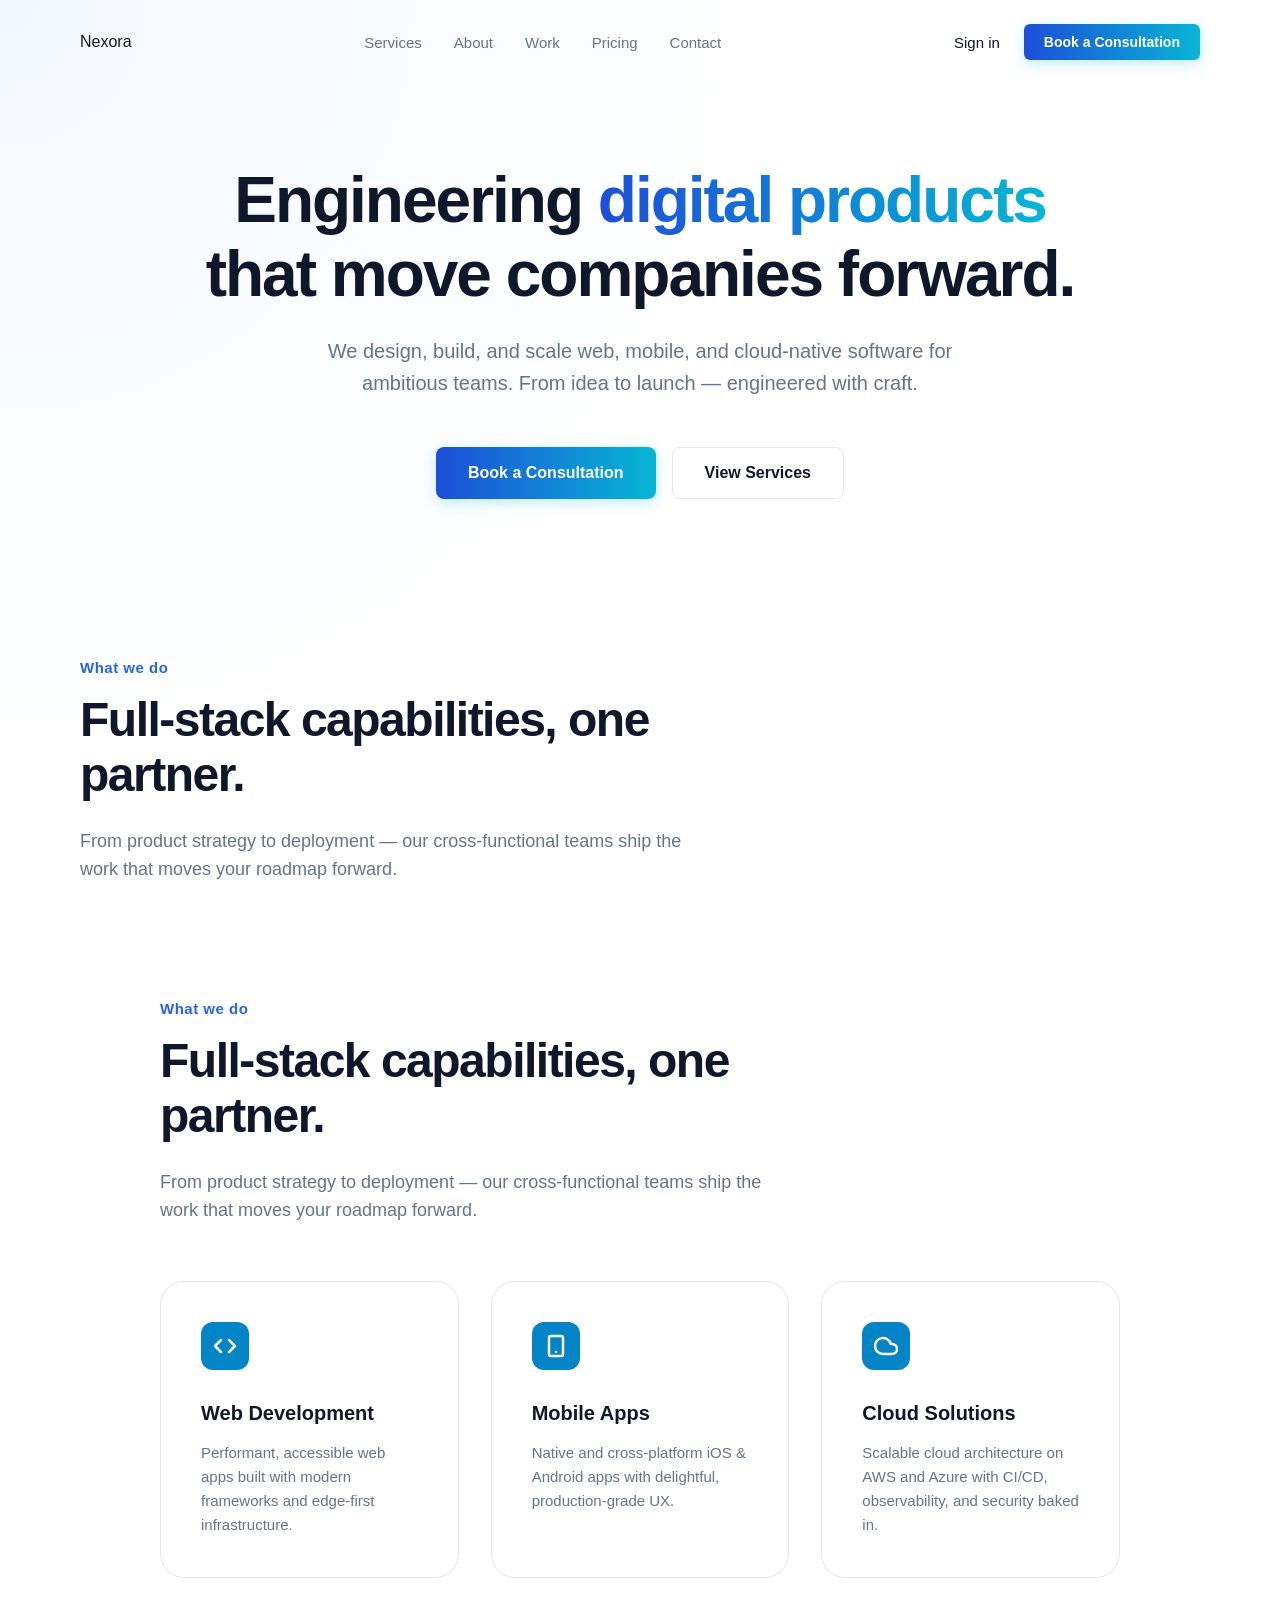
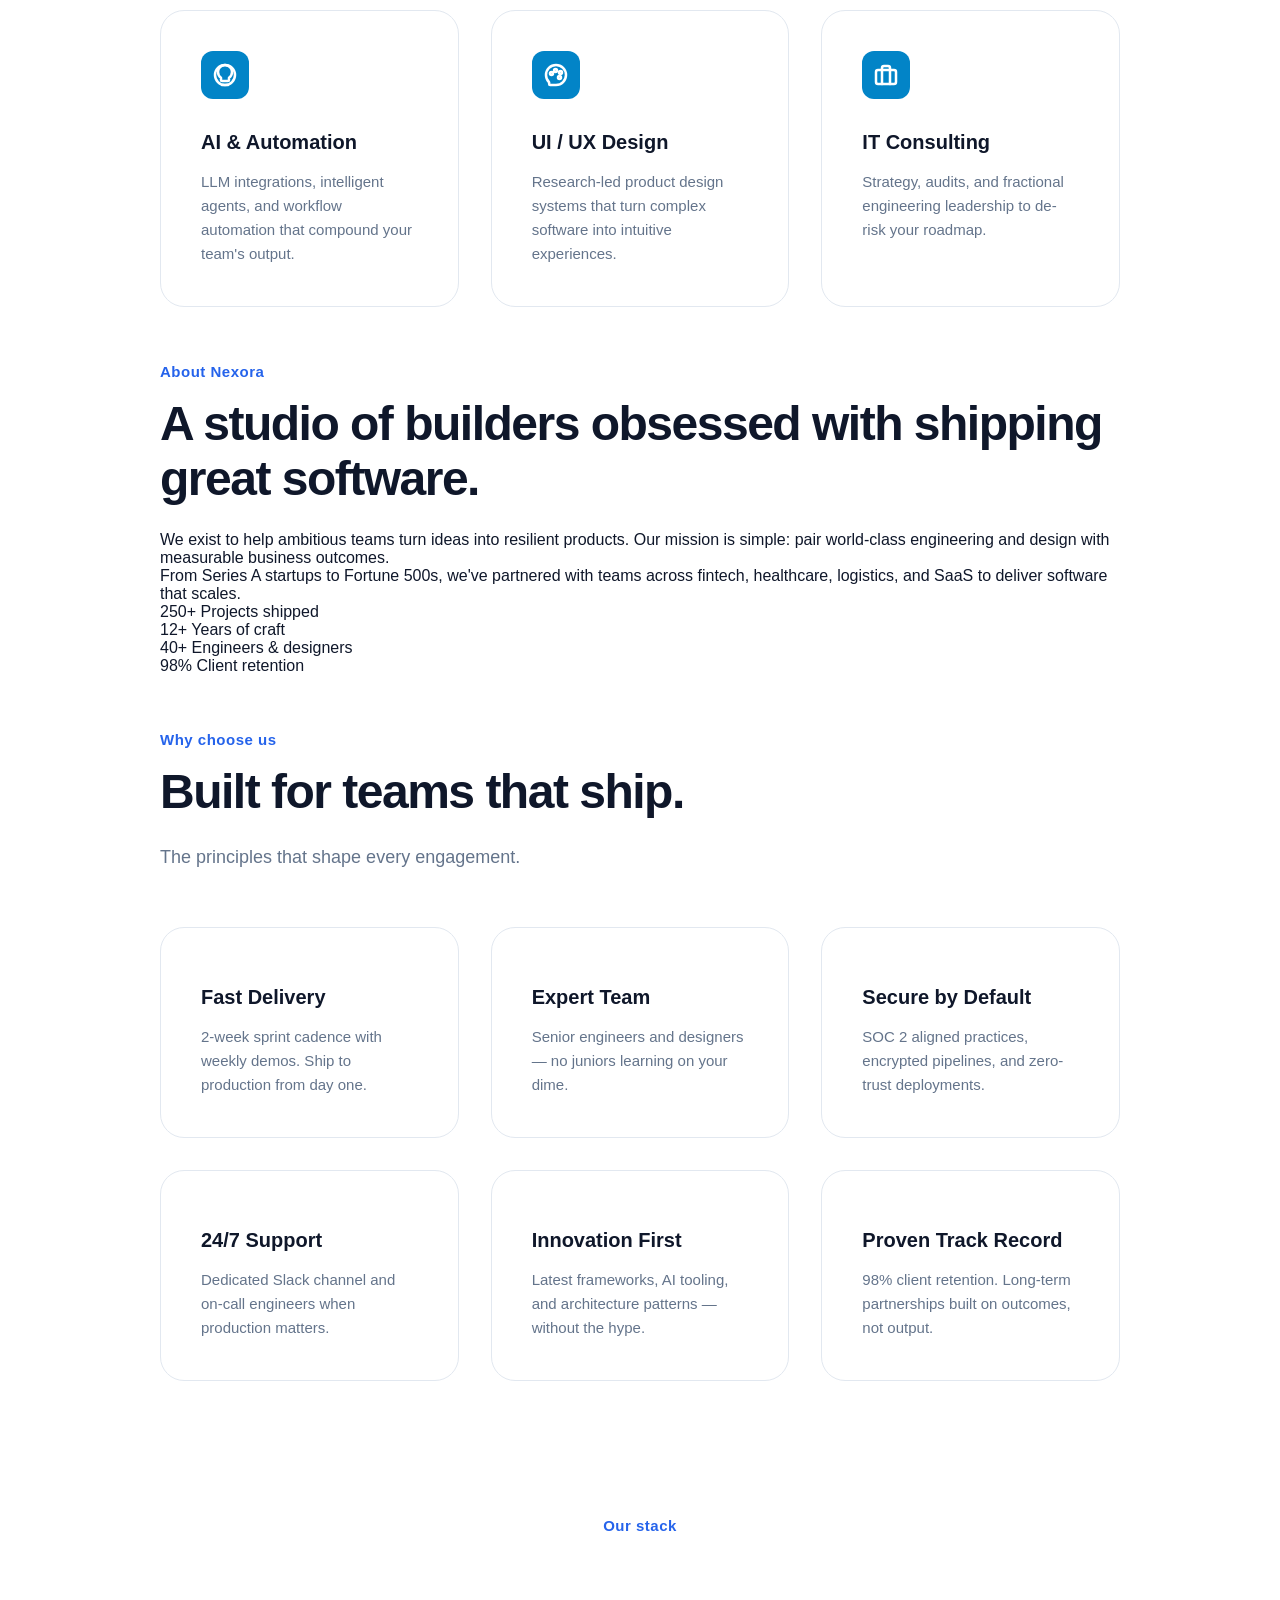
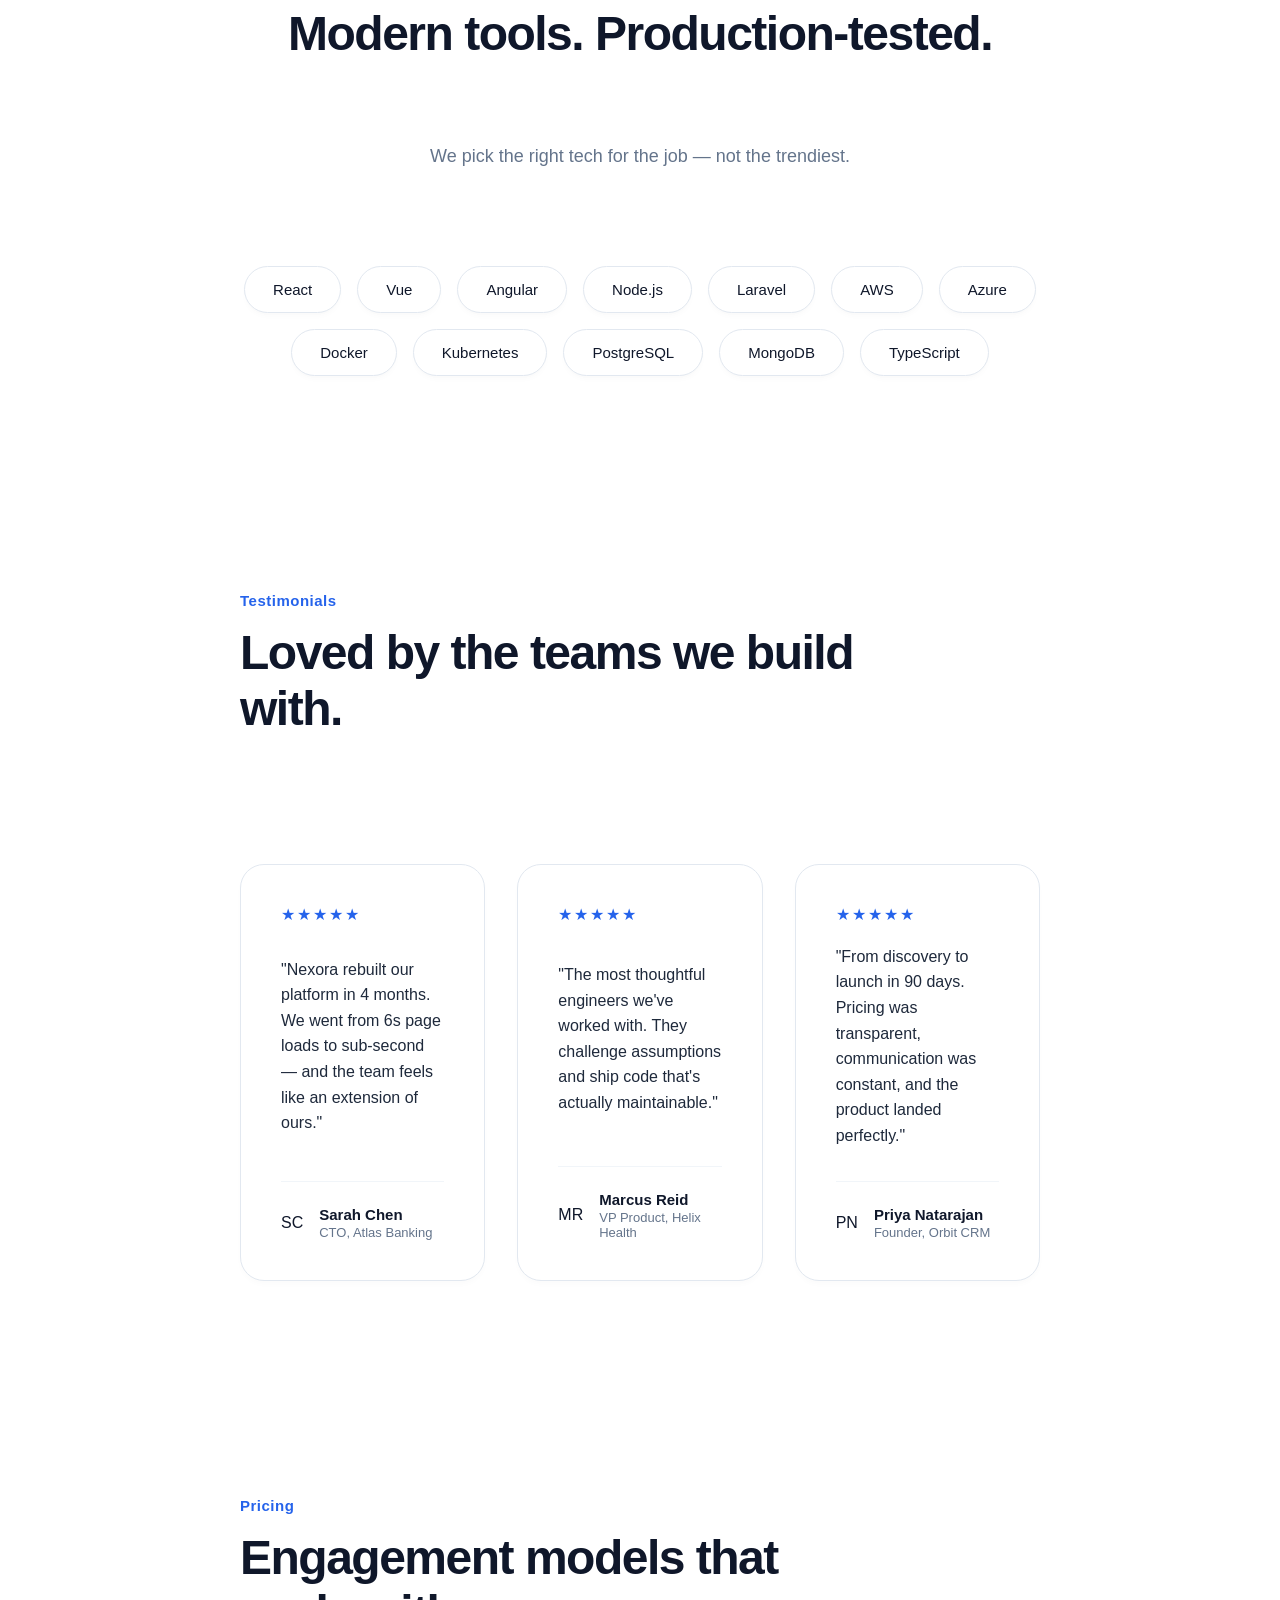
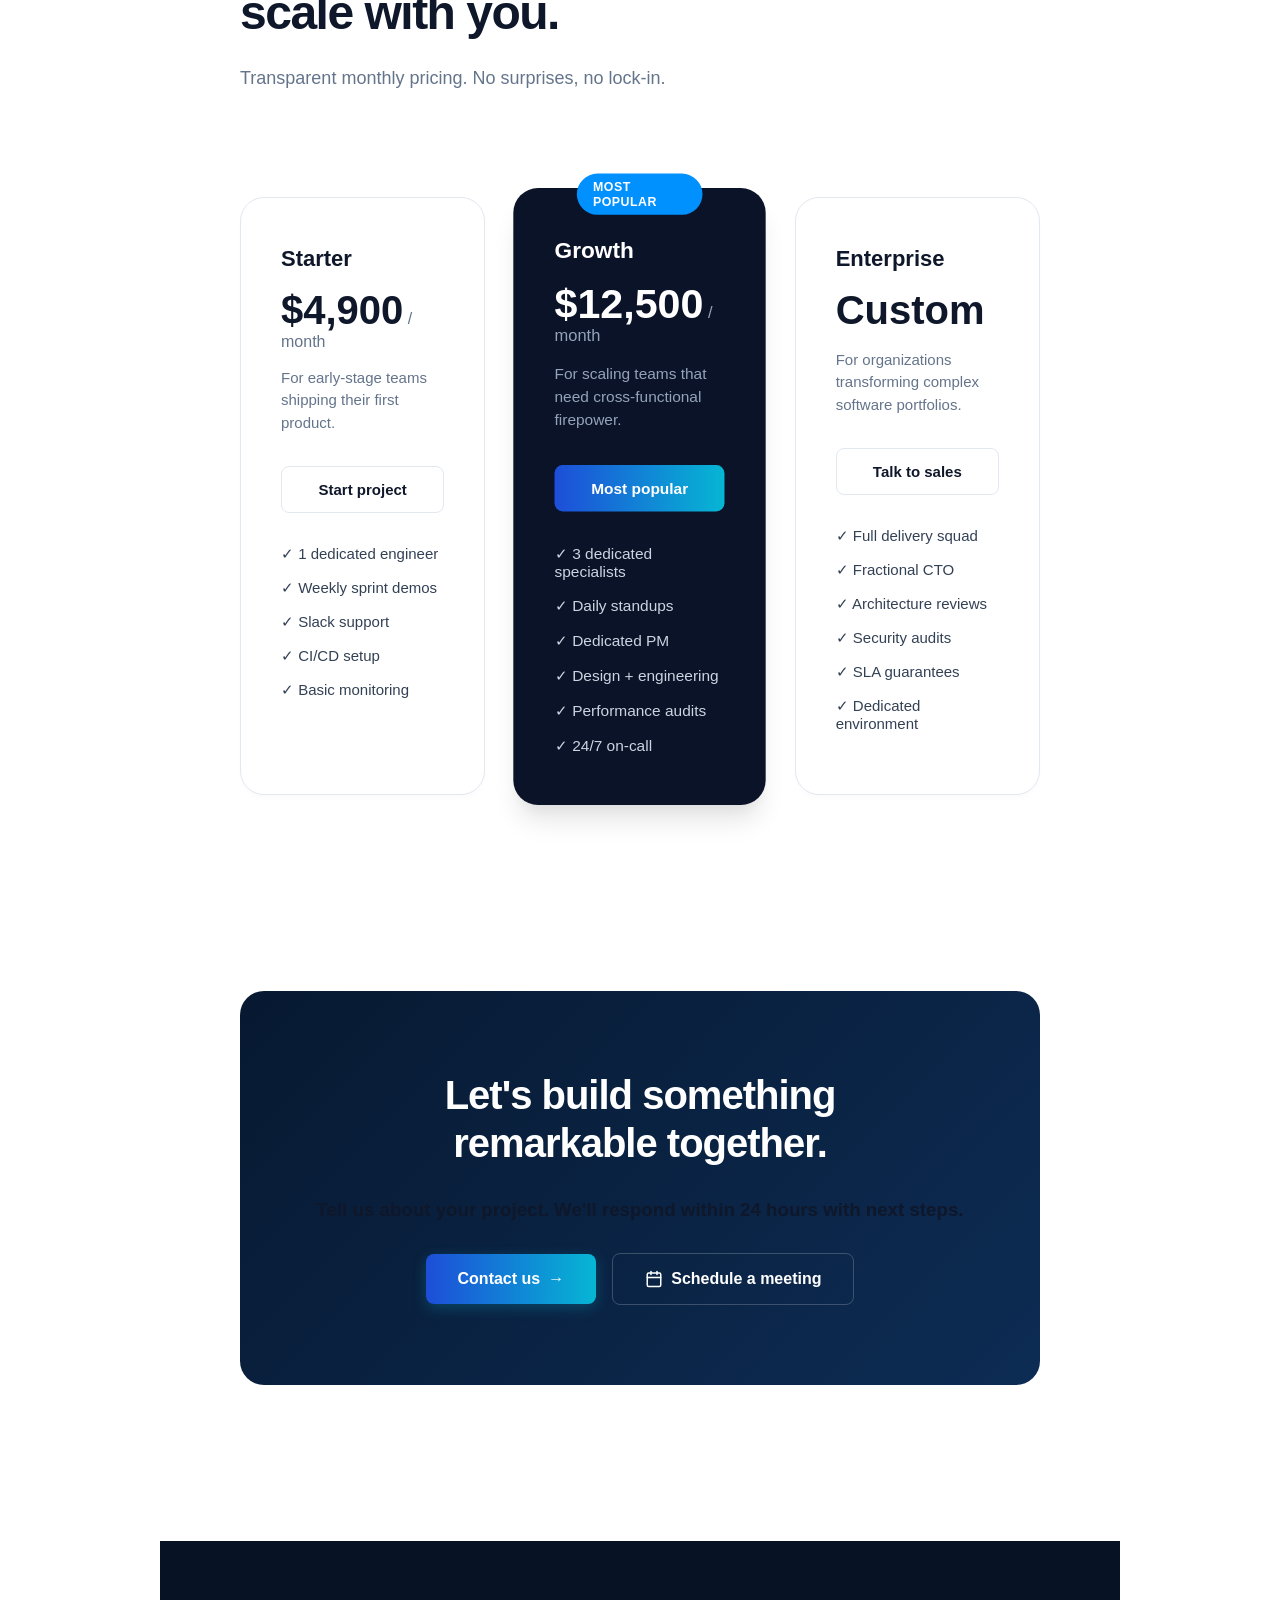
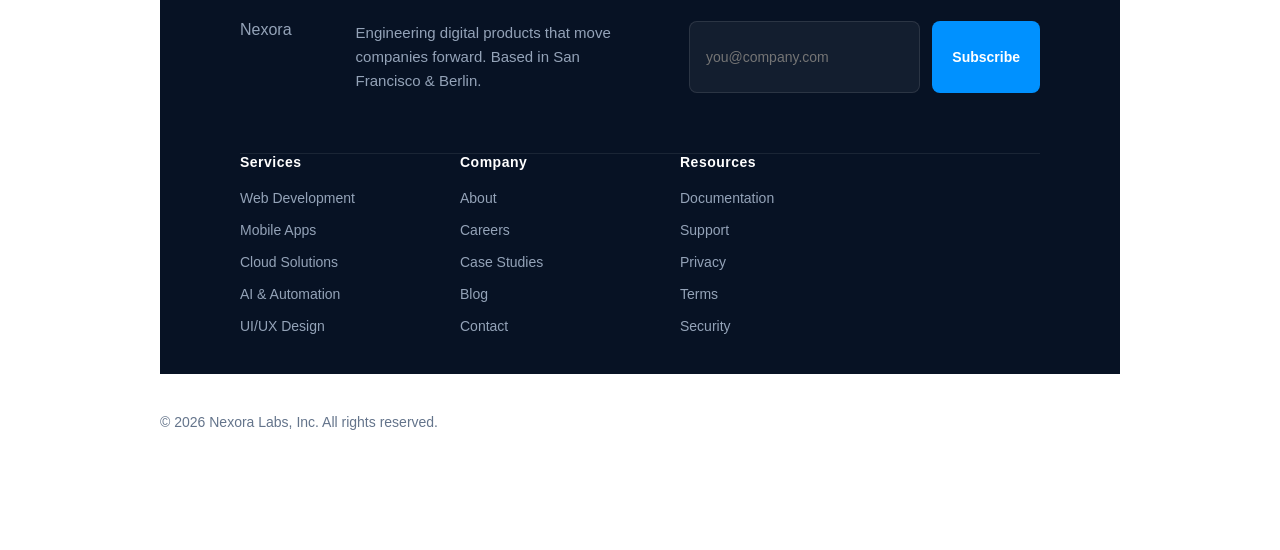
<file: spicfi-ui-clone/index.html>
<!DOCTYPE html>
<html lang="en">
<head>
    <meta charset="UTF-8">
    <meta name="viewport" content="width=device-width, initial-scale=1.0">
    <title>Nexora - Engineering Digital Products</title>
    <link rel="stylesheet" href="style.css">
    
</head>
<body>

    <header class="header">
         <span >Nexora</span>
        </div>
        
        <nav class="nav-links">
            <a href="#services">Services</a>
            <a href="#about">About</a>
            <a href="#work">Work</a>
            <a href="#pricing">Pricing</a>
            <a href="#contact">Contact</a>
        </nav>

        <div class="nav-actions">
            <a href="#signin" class="btn-signin">Sign in</a>
            <a href="#consultation" class="btn-primary btn-small">Book a Consultation</a>
        </div>
    </header>

    <main class="hero-section">
        <div class="container text-center">
            

            <h1 class="hero-title">
                Engineering <span class="text-gradient">digital products</span> that move companies forward.
            </h1>

            <p class="hero-description">
                We design, build, and scale web, mobile, and cloud-native software for ambitious teams. From idea to launch — engineered with craft.
            </p>

            <div class="cta-group">
                <a href="#consultation" class="btn-primary">
                    Book a Consultation 
                </a>
                <a href="#services" class="btn-secondary">
                    View Services
                </a>
            </div>

        </div>
    </main>

    <section id="services" class="services-section">
        <div class="services-container">
            
            <div class="services-header">
                <span class="section-tagline">What we do</span>
                <h2 class="section-title">Full-stack capabilities, one partner.</h2>
                <p class="section-description">
                    From product strategy to deployment — our cross-functional teams ship the work that moves your roadmap forward.
                </p>
            </div>
            <section id="services" class="services-section">
        <div class="services-container">
            
            <div class="services-header">
                <span class="section-tagline">What we do</span>
                <h2 class="section-title">Full-stack capabilities, one partner.</h2>
                <p class="section-description">
                    From product strategy to deployment — our cross-functional teams ship the work that moves your roadmap forward.
                </p>
            </div>

            <div class="services-grid">
                <div class="service-card">
                    <div class="icon-wrapper">
                        <svg viewBox="0 0 24 24" fill="none" stroke="currentColor" stroke-width="2.5" stroke-linecap="round" stroke-linejoin="round"><polyline points="16 18 22 12 16 6"></polyline><polyline points="8 6 2 12 8 18"></polyline></svg>
                    </div>
                    <h3>Web Development</h3>
                    <p>Performant, accessible web apps built with modern frameworks and edge-first infrastructure.</p>
                </div>

                <div class="service-card">
                    <div class="icon-wrapper">
                        <svg viewBox="0 0 24 24" fill="none" stroke="currentColor" stroke-width="2.5" stroke-linecap="round" stroke-linejoin="round"><rect x="5" y="2" width="14" height="20" rx="2" ry="2"></rect><line x1="12" y1="18" x2="12.01" y2="18"></line></svg>
                    </div>
                    <h3>Mobile Apps</h3>
                    <p>Native and cross-platform iOS & Android apps with delightful, production-grade UX.</p>
                </div>

                <div class="service-card">
                    <div class="icon-wrapper">
                        <svg viewBox="0 0 24 24" fill="none" stroke="currentColor" stroke-width="2.5" stroke-linecap="round" stroke-linejoin="round"><path d="M18 10h-1.26A8 8 0 1 0 9 20h9a5 5 0 0 0 0-10z"></path></svg>
                    </div>
                    <h3>Cloud Solutions</h3>
                    <p>Scalable cloud architecture on AWS and Azure with CI/CD, observability, and security baked in.</p>
                </div>

                <div class="service-card">
                    <div class="icon-wrapper">
                        <svg viewBox="0 0 24 24" fill="none" stroke="currentColor" stroke-width="2.5" stroke-linecap="round" stroke-linejoin="round"><circle cx="12" cy="12" r="10"></circle><path d="M12 2a7 7 0 0 1 7 7c0 2.38-1.19 4.47-3 5.74V17a1 1 0 0 1-1 1H9a1 1 0 0 1-1-1v-2.26C6.19 13.47 5 11.38 5 9a7 7 0 0 1 7-7z"></path><line x1="9" y1="22" x2="15" y2="22"></line></svg>
                    </div>
                    <h3>AI & Automation</h3>
                    <p>LLM integrations, intelligent agents, and workflow automation that compound your team's output.</p>
                </div>

                <div class="service-card">
                    <div class="icon-wrapper">
                        <svg viewBox="0 0 24 24" fill="none" stroke="currentColor" stroke-width="2.5" stroke-linecap="round" stroke-linejoin="round"><path d="M12 22C17.5228 22 22 17.5228 22 12C22 6.47715 17.5228 2 12 2C6.47715 2 2 6.47715 2 12C2 14.7255 3.09032 17.1962 4.85857 19C5.03442 19.1758 5.14362 19.418 5.14362 19.6672V21C5.14362 21.5523 5.59134 22 6.14362 22H12Z"></path><circle cx="7.5" cy="10.5" r="1.5"></circle><circle cx="11.5" cy="7.5" r="1.5"></circle><circle cx="16.5" cy="9.5" r="1.5"></circle><circle cx="15.5" cy="14.5" r="1.5"></circle></svg>
                    </div>
                    <h3>UI / UX Design</h3>
                    <p>Research-led product design systems that turn complex software into intuitive experiences.</p>
                </div>

                <div class="service-card">
                    <div class="icon-wrapper">
                        <svg viewBox="0 0 24 24" fill="none" stroke="currentColor" stroke-width="2.5" stroke-linecap="round" stroke-linejoin="round"><rect x="2" y="7" width="20" height="14" rx="2" ry="2"></rect><path d="M16 21V5a2 2 0 0 0-2-2h-4a2 2 0 0 0-2 2v16"></path></svg>
                    </div>
                    <h3>IT Consulting</h3>
                    <p>Strategy, audits, and fractional engineering leadership to de-risk your roadmap.</p>
                </div>
            </div>

    <!-- SECTION ABOUT -->
    <section id="about" class="about-section">
        <div class="about-container">
            <div class="about-text-content">
                <span class="section-tagline">About Nexora</span>
                <h2 class="section-title">A studio of builders obsessed with shipping great software.</h2>
                <p class="about-body">We exist to help ambitious teams turn ideas into resilient products. Our mission is simple: pair world-class engineering and design with measurable business outcomes.</p>
                <p class="about-body text-muted">From Series A startups to Fortune 500s, we've partnered with teams across fintech, healthcare, logistics, and SaaS to deliver software that scales.</p>
            </div>

            <div class="stats-grid">
                <div class="stat-card">
                    <span class="stat-number">250+</span>
                    <span class="stat-label">Projects shipped</span>
                </div>
                <div class="stat-card">
                    <span class="stat-number">12+</span>
                    <span class="stat-label">Years of craft</span>
                </div>
                <div class="stat-card">
                    <span class="stat-number">40+</span>
                    <span class="stat-label">Engineers & designers</span>
                </div>
                <div class="stat-card">
                    <span class="stat-number">98%</span>
                    <span class="stat-label">Client retention</span>
                </div>
            </div>
        </div>
    </section>

    <!-- SECTION PRINCIPLES -->
    <section class="principles-section">
        <div class="services-container">
            
            <div class="services-header text-center-block">
                <span class="section-tagline">Why choose us</span>
                <h2 class="section-title">Built for teams that ship.</h2>
                <p class="section-description">The principles that shape every engagement.</p>
            </div>

            <div class="services-grid">
                <!-- Principle 1 -->
                <div class="service-card principle-card">
                    <div class="icon-inline">
                        <svg viewBox="0 0 24 24" fill="none" stroke="#2563eb" stroke-width="2"><polygon points="13 2 3 14 12 14 11 22 21 10 12 10 13 2"></polygon></svg>
                    </div>
                    <h3>Fast Delivery</h3>
                    <p>2-week sprint cadence with weekly demos. Ship to production from day one.</p>
                </div>

                <!-- Principle 2 -->
                <div class="service-card principle-card">
                    <div class="icon-inline">
                        <svg viewBox="0 0 24 24" fill="none" stroke="#2563eb" stroke-width="2"><path d="M17 21v-2a4 4 0 0 0-4-4H5a4 4 0 0 0-4 4v2"></path><circle cx="9" cy="7" r="4"></circle><path d="M23 21v-2a4 4 0 0 0-3-3.87"></path><path d="M16 3.13a4 4 0 0 1 0 7.75"></path></svg>
                    </div>
                    <h3>Expert Team</h3>
                    <p>Senior engineers and designers — no juniors learning on your dime.</p>
                </div>

                <!-- Principle 3 -->
                <div class="service-card principle-card">
                    <div class="icon-inline">
                        <svg viewBox="0 0 24 24" fill="none" stroke="#2563eb" stroke-width="2"><path d="M12 22s8-4 8-10V5l-8-3-8 3v7c0 6 8 10 8 10z"></path></svg>
                    </div>
                    <h3>Secure by Default</h3>
                    <p>SOC 2 aligned practices, encrypted pipelines, and zero-trust deployments.</p>
                </div>

                <!-- Principle 4 -->
                <div class="service-card principle-card">
                    <div class="icon-inline">
                        <svg viewBox="0 0 24 24" fill="none" stroke="#2563eb" stroke-width="2"><circle cx="12" cy="12" r="10"></circle><polyline points="12 6 12 12 16 14"></polyline></svg>
                    </div>
                    <h3>24/7 Support</h3>
                    <p>Dedicated Slack channel and on-call engineers when production matters.</p>
                </div>

                <!-- Principle 5 -->
                <div class="service-card principle-card">
                    <div class="icon-inline">
                        <svg viewBox="0 0 24 24" fill="none" stroke="#2563eb" stroke-width="2"><path d="M18.36 6.64a9 9 0 1 1-12.73 0"></path><line x1="12" y1="2" x2="12" y2="12"></line></svg>
                    </div>
                    <h3>Innovation First</h3>
                    <p>Latest frameworks, AI tooling, and architecture patterns — without the hype.</p>
                </div>

                <!-- Principle 6 -->
                <div class="service-card principle-card">
                    <div class="icon-inline">
                        <svg viewBox="0 0 24 24" fill="none" stroke="#2563eb" stroke-width="2"><path d="M22 11.08V12a10 10 0 1 1-5.93-9.14"></path><polyline points="22 4 12 14.01 9 11.01"></polyline></svg>
                    </div>
                    <h3>Proven Track Record</h3>
                    <p>98% client retention. Long-term partnerships built on outcomes, not output.</p>
                </div>
            </div>

        </div>
    </section>
<section id="stack" class="stack-section">
        <div class="services-container text-center">
            <span class="section-tagline">Our stack</span>
            <h2 class="section-title">Modern tools. Production-tested.</h2>
            <p class="section-description">We pick the right tech for the job — not the trendiest.</p>
            
            <div class="stack-flex">
                <span class="stack-badge">React</span>
                <span class="stack-badge">Vue</span>
                <span class="stack-badge">Angular</span>
                <span class="stack-badge">Node.js</span>
                <span class="stack-badge">Laravel</span>
                <span class="stack-badge">AWS</span>
                <span class="stack-badge">Azure</span>
                <span class="stack-badge">Docker</span>
                <span class="stack-badge">Kubernetes</span>
                <span class="stack-badge">PostgreSQL</span>
                <span class="stack-badge">MongoDB</span>
                <span class="stack-badge">TypeScript</span>
            </div>
        </div>
    </section>

    <!-- SECTION TESTIMONIALS -->
    <section id="testimonials" class="testimonials-section">
        <div class="services-container">
            <div class="services-header text-center-block" style="max-width:700px;">
                <span class="section-tagline">Testimonials</span>
                <h2 class="section-title">Loved by the teams we build with.</h2>
            </div>

            <div class="testimonials-grid">
                <div class="testimonial-card">
                    <div class="stars">★★★★★</div>
                    <p class="testimonial-text">"Nexora rebuilt our platform in 4 months. We went from 6s page loads to sub-second — and the team feels like an extension of ours."</p>
                    <div class="user-info">
                        <div >SC</div>
                        <div>
                            <h4>Sarah Chen</h4>
                            <p>CTO, Atlas Banking</p>
                        </div>
                    </div>
                </div>

                <div class="testimonial-card">
                    <div class="stars">★★★★★</div>
                    <p class="testimonial-text">"The most thoughtful engineers we've worked with. They challenge assumptions and ship code that's actually maintainable."</p>
                    <div class="user-info">
                        <div >MR</div>
                        <div>
                            <h4>Marcus Reid</h4>
                            <p>VP Product, Helix Health</p>
                        </div>
                    </div>
                </div>

                <div class="testimonial-card">
                    <div class="stars">★★★★★</div>
                    <p class="testimonial-text">"From discovery to launch in 90 days. Pricing was transparent, communication was constant, and the product landed perfectly."</p>
                    <div class="user-info">
                        <div >PN</div>
                        <div>
                            <h4>Priya Natarajan</h4>
                            <p>Founder, Orbit CRM</p>
                        </div>
                    </div>
                </div>
            </div>
        </div>
    </section>

    <!-- SECTION PRICING -->
    <section id="pricing" class="pricing-section">
        <div class="services-container">
            <div class="services-header text-center-block">
                <span class="section-tagline">Pricing</span>
                <h2 class="section-title">Engagement models that scale with you.</h2>
                <p class="section-description">Transparent monthly pricing. No surprises, no lock-in.</p>
            </div>

            <div class="pricing-grid">
                <div class="price-card">
                    <h3>Starter</h3>
                    <div class="price"><span>$4,900</span> / month</div>
                    <p class="price-desc">For early-stage teams shipping their first product.</p>
                    <button class="btn-price-action">Start project</button>
                    <ul class="price-features">
                        <li>✓ 1 dedicated engineer</li>
                        <li>✓ Weekly sprint demos</li>
                        <li>✓ Slack support</li>
                        <li>✓ CI/CD setup</li>
                        <li>✓ Basic monitoring</li>
                    </ul>
                </div>

                <div class="price-card featured-card">
                    <div class="ribbon">Most popular</div>
                    <h3>Growth</h3>
                    <div class="price"><span>$12,500</span> / month</div>
                    <p class="price-desc">For scaling teams that need cross-functional firepower.</p>
                    <button class="btn-price-featured">Most popular</button>
                    <ul class="price-features font-white-list">
                        <li>✓ 3 dedicated specialists</li>
                        <li>✓ Daily standups</li>
                        <li>✓ Dedicated PM</li>
                        <li>✓ Design + engineering</li>
                        <li>✓ Performance audits</li>
                        <li>✓ 24/7 on-call</li>
                    </ul>
                </div>

                <div class="price-card">
                    <h3>Enterprise</h3>
                    <div class="price"><span>Custom</span></div>
                    <p class="price-desc">For organizations transforming complex software portfolios.</p>
                    <button class="btn-price-action">Talk to sales</button>
                    <ul class="price-features">
                        <li>✓ Full delivery squad</li>
                        <li>✓ Fractional CTO</li>
                        <li>✓ Architecture reviews</li>
                        <li>✓ Security audits</li>
                        <li>✓ SLA guarantees</li>
                        <li>✓ Dedicated environment</li>
                    </ul>
                </div>
            </div>
        </div>
    </section>
    <section class="banner-section">
        <div class="banner-card">
            <h2 class="banner-title">Let's build something remarkable together.</h2>
            <h3>Tell us about your project. We'll respond within 24 hours with next steps.</h3><div class="banner-cta-group">
                <a href="#contact" class="btn-primary">Contact us <span class="arrow">→</span></a>
                <a href="#schedule" class="btn-banner-secondary">
                    <svg viewBox="0 0 24 24" fill="none" stroke="currentColor" stroke-width="2" stroke-linecap="round" stroke-linejoin="round" class="calendar-icon">
                        <rect x="3" y="4" width="18" height="18" rx="2" ry="2"></rect>
                        <line x1="16" y1="2" x2="16" y2="6"></line>
                        <line x1="8" y1="2" x2="8" y2="6"></line>
                        <line x1="3" y1="10" x2="21" y2="10"></line>
                    </svg>
                    Schedule a meeting
                </a>
            </div>
        </div>
    </section>

    <footer class="footer">
        <div class="footer-container">
            
            <div class="footer-brand-column">
             <span>Nexora</span>
                </div>
                <p class="footer-brand-desc">
                    Engineering digital products that move companies forward. Based in San Francisco & Berlin.
                </p>
                <form class="footer-subscribe-form" onsubmit="event.preventDefault();">
                    <input type="email" placeholder="you@company.com" required class="subscribe-input">
                    <button type="submit" class="btn-subscribe">Subscribe</button>
                </form>
            </div>

            <div class="footer-links-wrapper">
                <div class="footer-column">
                    <h4>Services</h4>
                    <a href="#web">Web Development</a>
                    <a href="#mobile">Mobile Apps</a>
                    <a href="#cloud">Cloud Solutions</a>
                    <a href="#ai">AI & Automation</a>
                    <a href="#design">UI/UX Design</a>
                </div>
                
                <div class="footer-column">
                    <h4>Company</h4>
                    <a href="#about">About</a>
                    <a href="#careers">Careers</a>
                    <a href="#cases">Case Studies</a>
                    <a href="#blog">Blog</a>
                    <a href="#contact">Contact</a>
                </div>

                <div class="footer-column">
                    <h4>Resources</h4>
                    <a href="#docs">Documentation</a>
                    <a href="#support">Support</a>
                    <a href="#privacy">Privacy</a>
                    <a href="#terms">Terms</a>
                    <a href="#security">Security</a>
                </div>
            </div>

        </div>

        <div class="footer-bottom">
            <p>&copy; 2026 Nexora Labs, Inc. All rights reserved.</p>
            
            
        </div>
    </footer>

</body>
</html>
</file>
<file: spicfi-ui-clone/style.css>
* {
    margin: 0;
    padding: 0;
    box-sizing: border-box;
}

html {
    scroll-behavior: smooth;
}

body {
    font-family: 'Inter', sans-serif;
    color: #0f172a;
    background: radial-gradient(circle at 0% 0%, rgba(243, 248, 255, 1) 0%, rgba(255, 255, 255, 1) 50%),
                radial-gradient(circle at 100% 100%, rgba(230, 247, 255, 0.4) 0%, rgba(255, 255, 255, 0) 50%);
    background-attachment: fixed;
    min-height: 100vh;
    overflow-x: hidden;
}

.container {
    max-width: 900px;
    width: 100%;
}

.text-center {
    display: flex;
    flex-direction: column;
    align-items: center;
    text-align: center;
}

.section-tagline {
    display: block;
    color: #2563eb;
    font-size: 15px;
    font-weight: 600;
    margin-bottom: 16px;
    letter-spacing: 0.5px;
}

.section-title {
    font-size: 48px;
    font-weight: 800;
    line-height: 1.15;
    color: #0f172a;
    letter-spacing: -1.5px;
    margin-bottom: 24px;
}

.section-description {
    font-size: 18px;
    line-height: 1.6;
    color: #64748b;
}


.header {
    display: flex;
    justify-content: space-between;
    align-items: center;
    padding: 24px 80px;
    width: 100%;
    max-width: 1440px;
    margin: 0 auto;
}

.logo-container {
    display: flex;
    align-items: center;
    gap: 12px;
}

.logo-icon {
    width: 32px;
    height: 32px;
    background: linear-gradient(135deg, #0072ff 0%, #00c6ff 100%);
    border-radius: 50%;
}

.logo-text {
    font-size: 20px;
    font-weight: 700;
    color: #0f172a;
    letter-spacing: -0.5px;
}

.nav-links {
    display: flex;
    gap: 32px;
}

.nav-links a {
    text-decoration: none;
    color: #64748b;
    font-size: 15px;
    font-weight: 500;
    transition: color 0.2s ease;
}

.nav-links a:hover {
    color: #0f172a;
}

.nav-actions {
    display: flex;
    align-items: center;
    gap: 24px;
}

.btn-signin {
    text-decoration: none;
    color: #0f172a;
    font-size: 15px;
    font-weight: 500;
}


.hero-section {
    display: flex;
    align-items: center;
    justify-content: center;
    padding: 80px 20px 100px 20px;
}

.badge {
    display: inline-flex;
    align-items: center;
    gap: 8px;
    background-color: #ffffff;
    border: 1px solid #e2e8f0;
    padding: 8px 16px;
    border-radius: 100px;
    margin-bottom: 40px;
}

.hero-title {
    font-size: 64px;
    font-weight: 800;
    line-height: 1.15;
    letter-spacing: -2px;
    margin-bottom: 24px;
}

.text-gradient {
    background: linear-gradient(90deg, #1d4ed8 0%, #06b6d4 100%);
    -webkit-background-clip: text;
    -webkit-text-fill-color: transparent;
}

.hero-description {
    font-size: 20px;
    line-height: 1.6;
    color: #64748b;
    max-width: 680px;
    margin-bottom: 48px;
}


.cta-group {
    display: flex;
    gap: 16px;
}

.btn-primary {
    display: inline-flex;
    align-items: center;
    gap: 8px;
    background: linear-gradient(90deg, #1d4ed8 0%, #06b6d4 100%);
    color: #ffffff;
    padding: 16px 32px;
    border-radius: 8px;
    font-size: 16px;
    font-weight: 600;
    text-decoration: none;
    box-shadow: 0 4px 14px rgba(6, 182, 212, 0.25);
    transition: opacity 0.2s;
}

.btn-primary:hover {
    opacity: 0.95;
}

.btn-small {
    padding: 10px 20px;
    font-size: 14px;
    border-radius: 6px;
}

.btn-secondary {
    display: inline-flex;
    align-items: center;
    gap: 8px;
    background-color: #ffffff;
    color: #0f172a;
    border: 1px solid #e2e8f0;
    padding: 16px 32px;
    border-radius: 8px;
    font-size: 16px;
    font-weight: 600;
    text-decoration: none;
}

.play-icon {
    width: 18px;
    height: 18px;
}


.services-section {
    padding: 60px 80px 60px 80px;
    width: 100%;
    max-width: 1440px;
    margin: 0 auto;
}

.services-container {
    display: flex;
    flex-direction: column;
    gap: 56px;
}

.services-header {
    max-width: 640px;
}

.services-grid {
    display: grid;
    grid-template-columns: repeat(3, 1fr);
    gap: 32px;
}

.service-card {
    background-color: #ffffff;
    border: 1px solid #e2e8f0;
    border-radius: 24px;
    padding: 40px;
    display: flex;
    flex-direction: column;
    align-items: flex-start;
    transition: transform 0.2s ease, box-shadow 0.2s ease;
}

.service-card:hover {
    transform: translateY(-4px);
    box-shadow: 0 12px 30px rgba(15, 23, 42, 0.04);
}

.icon-wrapper {
    width: 48px;
    height: 48px;
    background-color: #0284c7;
    border-radius: 12px;
    display: flex;
    align-items: center;
    justify-content: center;
    color: #ffffff;
    margin-bottom: 32px;
}

.icon-wrapper svg {
    width: 24px;
    height: 24px;
}

.service-card h3 {
    font-size: 20px;
    font-weight: 700;
    margin-bottom: 16px;
}

.service-card p {
    font-size: 15px;
    line-height: 1.6;
    color: #64748b;
}


.banner-section {
    padding: 60px 80px 20px 80px;
    width: 100%;
    max-width: 1440px;
    margin: 0 auto;
}

.banner-card {
    background-color: #0b2545;
    background: linear-gradient(135deg, #071931 0%, #0d2c54 100%);
    border-radius: 24px;
    padding: 80px 60px;
    text-align: center;
    display: flex;
    flex-direction: column;
    align-items: center;
    justify-content: center;
    gap: 32px;
}

.banner-title {
    color: #ffffff;
    font-size: 40px;
    font-weight: 800;
    letter-spacing: -1px;
    max-width: 600px;
    line-height: 1.2;
}

.banner-cta-group {
    display: flex;
    gap: 16px;
    align-items: center;
}

.btn-banner-secondary {
    display: inline-flex;
    align-items: center;
    gap: 8px;
    background-color: transparent;
    color: #ffffff;
    border: 1px solid rgba(255, 255, 255, 0.2);
    padding: 16px 32px;
    border-radius: 8px;
    font-size: 16px;
    font-weight: 600;
    text-decoration: none;
    transition: background-color 0.2s, border-color 0.2s;
}

.btn-banner-secondary:hover {
    background-color: rgba(255, 255, 255, 0.05);
    border-color: rgba(255, 255, 255, 0.4);
}

.calendar-icon {
    width: 18px;
    height: 18px;
}


.footer {
    background-color: #071224;
    color: #94a3b8;
    padding: 80px 80px 40px 80px;
    margin-top: 80px;
}

.footer-container {
    max-width: 1280px;
    margin: 0 auto;
    display: flex;
    justify-content: space-between;
    gap: 64px;
    padding-bottom: 60px;
    border-bottom: 1px solid rgba(255, 255, 255, 0.08);
}

.footer-brand-column {
    max-width: 360px;
    display: flex;
    flex-direction: column;
    gap: 24px;
}

.text-white {
    color: #ffffff !important;
}

.footer-brand-desc {
    font-size: 15px;
    line-height: 1.6;
    color: #94a3b8;
}

.footer-subscribe-form {
    display: flex;
    gap: 12px;
    width: 100%;
}

.subscribe-input {
    flex: 1;
    background-color: rgba(255, 255, 255, 0.05);
    border: 1px solid rgba(255, 255, 255, 0.1);
    padding: 12px 16px;
    border-radius: 8px;
    color: #ffffff;
    font-size: 14px;
    outline: none;
    transition: border-color 0.2s;
}

.subscribe-input:focus {
    border-color: #2563eb;
}

.btn-subscribe {
    background-color: #0091ff;
    color: #ffffff;
    border: none;
    padding: 12px 20px;
    border-radius: 8px;
    font-size: 14px;
    font-weight: 600;
    cursor: pointer;
    transition: background-color 0.2s;
}

.btn-subscribe:hover {
    background-color: #0076e0;
}

.footer-links-wrapper {
    display: flex;
    gap: 80px;
}

.footer-column {
    display: flex;
    flex-direction: column;
    gap: 16px;
    min-width: 140px;
}

.footer-column h4 {
    color: #ffffff;
    font-size: 14px;
    font-weight: 600;
    letter-spacing: 0.5px;
    margin-bottom: 4px;
}

.footer-column a {
    color: #94a3b8;
    text-decoration: none;
    font-size: 14px;
    transition: color 0.2s;
}

.footer-column a:hover {
    color: #ffffff;
}


.footer-bottom {
    max-width: 1280px;
    margin: 0 auto;
    padding-top: 40px;
    display: flex;
    justify-content: space-between;
    align-items: center;
    font-size: 14px;
    color: #64748b;
}

.social-links {
    display: flex;
    gap: 20px;
}

.social-links a {
    color: #64748b;
    transition: color 0.2s;
}

.social-links a:hover {
    color: #ffffff;
}

.social-links svg {
    width: 20px;
    height: 20px;
}


@media (max-width: 1024px) {
    .header { padding: 24px 40px; }
    .services-section, .banner-section { padding: 60px 40px; }
    .footer { padding: 60px 40px 40px 40px; }
    .hero-title { font-size: 52px; }
    .services-grid { grid-template-columns: repeat(2, 1fr); }
    .footer-container { flex-direction: column; gap: 48px; }
    .footer-links-wrapper { gap: 40px; justify-content: space-between; }
}

@media (max-width: 768px) {
    .nav-links { display: none; }
    .header { padding: 20px 24px; }
    .services-section, .banner-section { padding: 40px 24px; }
    .footer { padding: 40px 24px 30px 24px; }
    .hero-title { font-size: 38px; }
    .services-grid { grid-template-columns: 1fr; }
    .banner-card { padding: 40px 24px; }
    .banner-title { font-size: 28px; }
    .banner-cta-group { flex-direction: column; width: 100%; }
    .banner-cta-group a { width: 100%; justify-content: center; }
    .cta-group { flex-direction: column; width: 100%; }
    .btn-primary, .btn-secondary { width: 100%; justify-content: center; }
    .footer-links-wrapper { flex-direction: column; gap: 32px; }
    .footer-bottom { flex-direction: column-reverse; gap: 24px; align-items: flex-start; }
}
/* ==========================================
   1. TECH STACK STYLES
   ========================================== */
.stack-section {
    padding: 80px 80px;
    max-width: 1440px;
    margin: 0 auto;
}

.stack-flex {
    display: flex;
    flex-wrap: wrap;
    gap: 16px;
    justify-content: center;
    max-width: 900px;
    margin: 40px auto 0 auto;
}

.stack-badge {
    background-color: #ffffff;
    border: 1px solid #e2e8f0;
    padding: 14px 28px;
    border-radius: 100px;
    font-weight: 500;
    font-size: 15px;
    color: #0f172a;
    box-shadow: 0 4px 6px -1px rgba(0, 0, 0, 0.02), 0 2px 4px -1px rgba(0, 0, 0, 0.01);
}

/* ==========================================
   2. TESTIMONIAL STYLES
   ========================================== */
.testimonials-section {
    padding: 80px 80px;
    max-width: 1440px;
    margin: 0 auto;
}

.testimonials-grid {
    display: grid;
    grid-template-columns: repeat(3, 1fr);
    gap: 32px;
    margin-top: 48px;
}

.testimonial-card {
    background: #ffffff;
    border: 1px solid #e2e8f0;
    border-radius: 24px;
    padding: 40px;
    display: flex;
    flex-direction: column;
    justify-content: space-between;
    box-shadow: 0 4px 6px -1px rgba(0, 0, 0, 0.02);
}

.stars { 
    color: #2563eb; 
    margin-bottom: 20px; 
    font-size: 16px; 
    letter-spacing: 2px;
}

.testimonial-text { 
    font-size: 16px; 
    line-height: 1.6; 
    color: #1e293b; 
    margin-bottom: 32px; 
}

.user-info { 
    display: flex; 
    align-items: center; 
    gap: 16px; 
    border-top: 1px solid #f1f5f9;
    padding-top: 24px;
}

.avatar {
    width: 44px;
    height: 44px;
    background-color: #0091ff;
    color: #ffffff;
    border-radius: 50%;
    display: flex;
    align-items: center;
    justify-content: center;
    font-weight: 700;
    font-size: 14px;
}

.user-info h4 { font-size: 15px; font-weight: 700; color: #0f172a; margin-bottom: 2px; }
.user-info p { font-size: 13px; color: #64748b; }

/* ==========================================
   3. PRICING ARCHITECTURE SYSTEMS
   ========================================== */
.pricing-section {
    padding: 80px 80px;
    max-width: 1440px;
    margin: 0 auto;
}

.pricing-grid {
    display: grid;
    grid-template-columns: repeat(3, 1fr);
    gap: 32px;
    align-items: stretch;
    margin-top: 48px;
}

.price-card {
    background: #ffffff;
    border: 1px solid #e2e8f0;
    border-radius: 24px;
    padding: 48px 40px;
    position: relative;
    display: flex;
    flex-direction: column;
    box-shadow: 0 4px 6px -1px rgba(0, 0, 0, 0.02);
}

.featured-card {
    background: #0b1329;
    color: #ffffff;
    border: none;
    transform: scale(1.03);
    box-shadow: 0 20px 25px -5px rgba(0, 0, 0, 0.1), 0 10px 10px -5px rgba(0, 0, 0, 0.04);
}

.ribbon {
    position: absolute;
    top: -14px;
    left: 50%;
    transform: translateX(-50%);
    background: #0091ff;
    color: #ffffff;
    padding: 6px 16px;
    border-radius: 100px;
    font-size: 12px;
    font-weight: 700;
    text-transform: uppercase;
    letter-spacing: 0.5px;
}

.price-card h3 { font-size: 22px; font-weight: 700; margin-bottom: 16px; color: #0f172a; }
.featured-card h3 { color: #ffffff; }

.price { font-size: 16px; color: #64748b; margin-bottom: 16px; }
.featured-card .price { color: #94a3b8; }
.price span { font-size: 40px; font-weight: 800; color: #0f172a; }
.featured-card .price span { color: #ffffff; }

.price-desc { font-size: 15px; color: #64748b; margin-bottom: 32px; line-height: 1.5; }
.featured-card .price-desc { color: #94a3b8; }

.btn-price-action, .btn-price-featured {
    width: 100%;
    padding: 14px;
    border-radius: 8px;
    font-weight: 600;
    font-size: 15px;
    cursor: pointer;
    margin-bottom: 32px;
    border: 1px solid #e2e8f0;
    background: #ffffff;
    color: #0f172a;
    transition: all 0.2s ease;
}

.btn-price-featured {
    background: linear-gradient(90deg, #1d4ed8 0%, #06b6d4 100%);
    color: #ffffff;
    border: none;
}

.price-features { list-style: none; display: flex; flex-direction: column; gap: 16px; font-size: 15px; color: #334155; }
.font-white-list { color: #cbd5e1; }

.checkmark { color: #2563eb; font-weight: bold; margin-right: 8px; }
.teal-check { color: #06b6d4; }

/* Responsive Media Overrides */
@media (max-width: 1024px) {
    .pricing-grid, .testimonials-grid { grid-template-columns: 1fr; gap: 24px; }
    .featured-card { transform: none; }
    .stack-flex { gap: 12px; }
}
</file>
